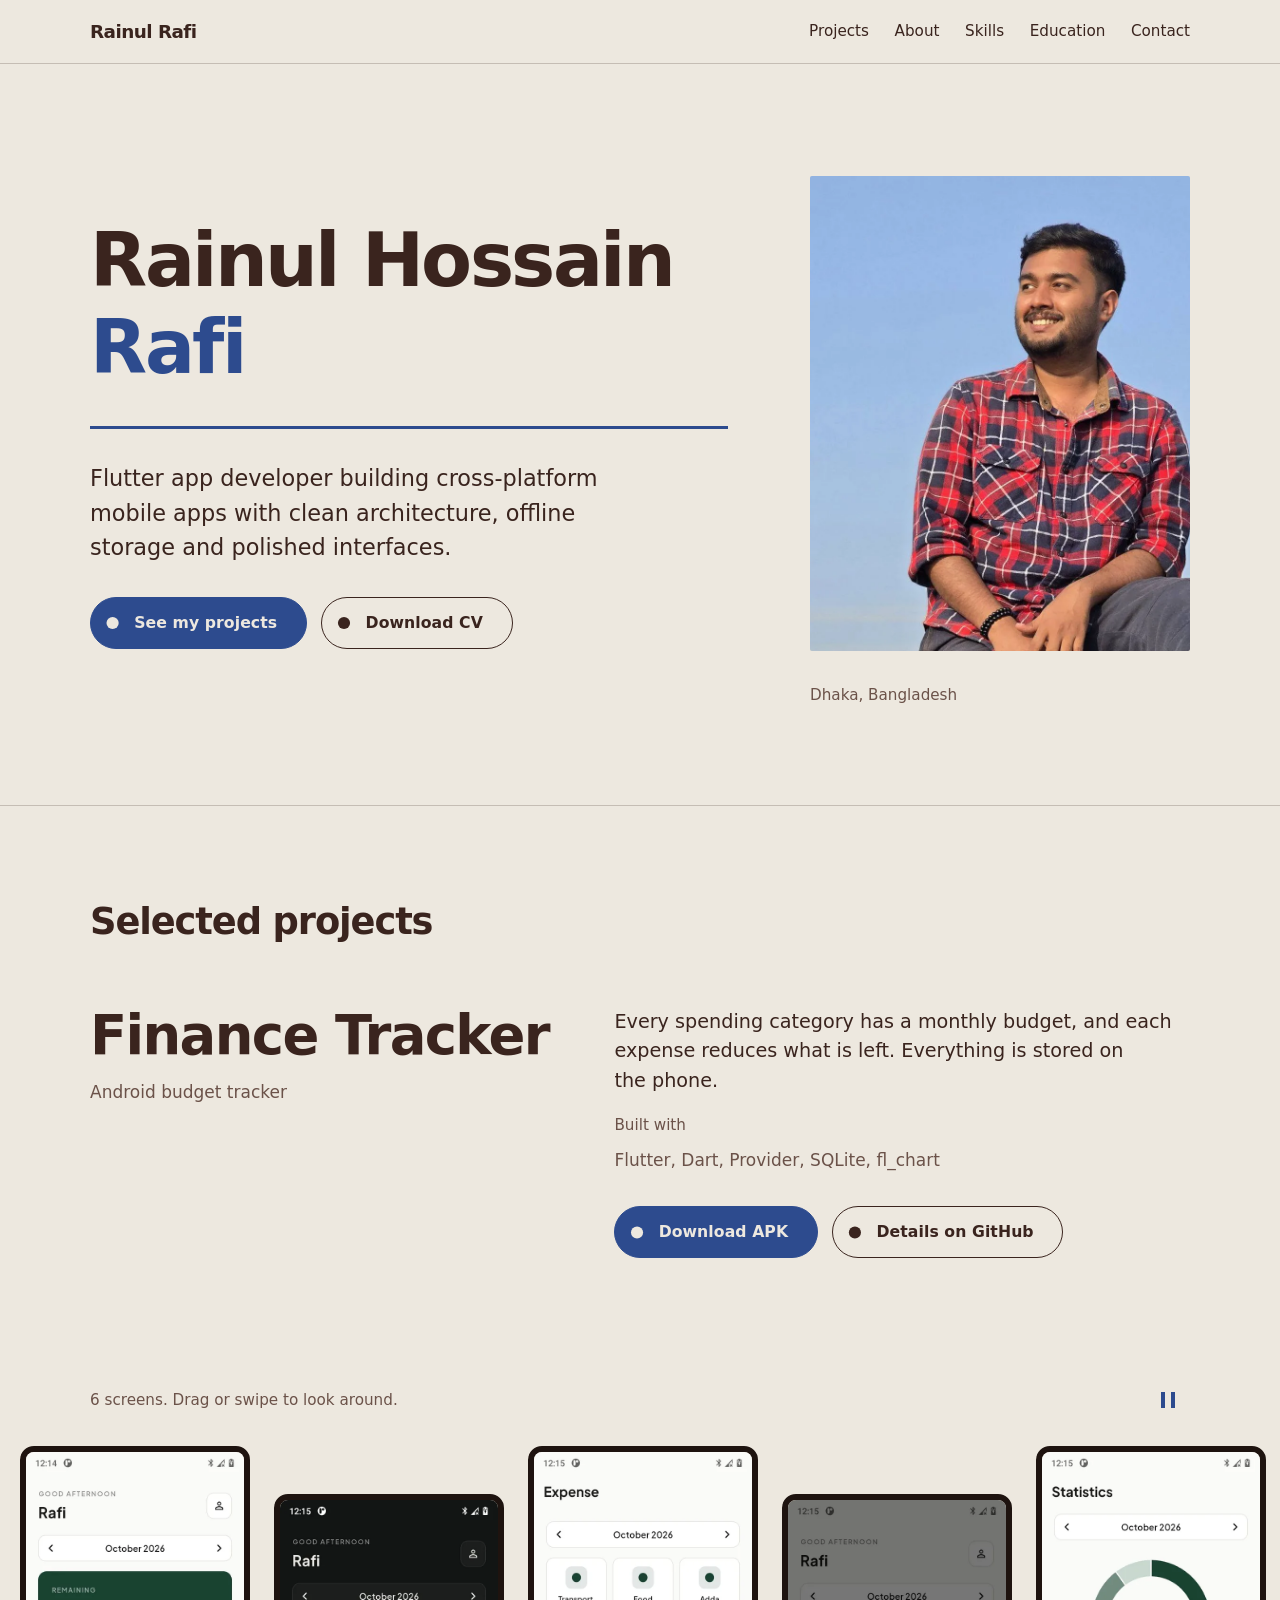
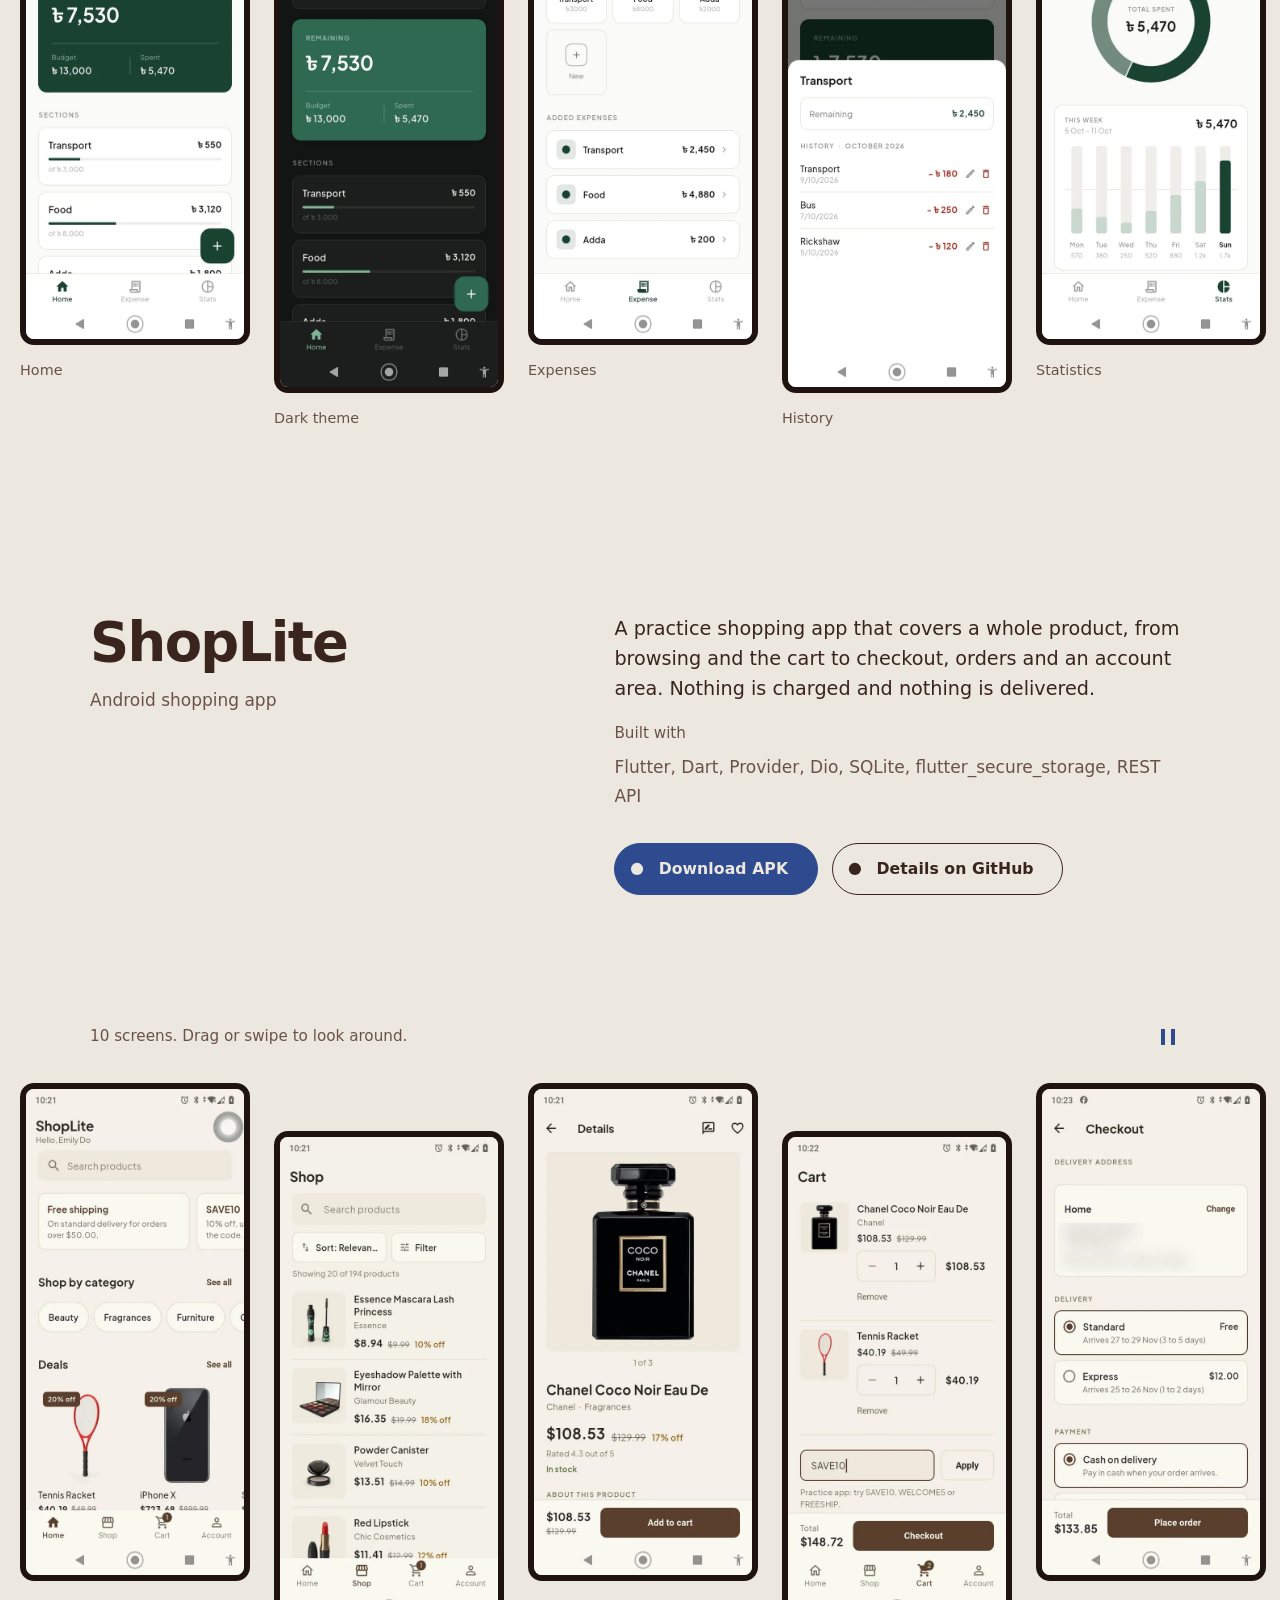
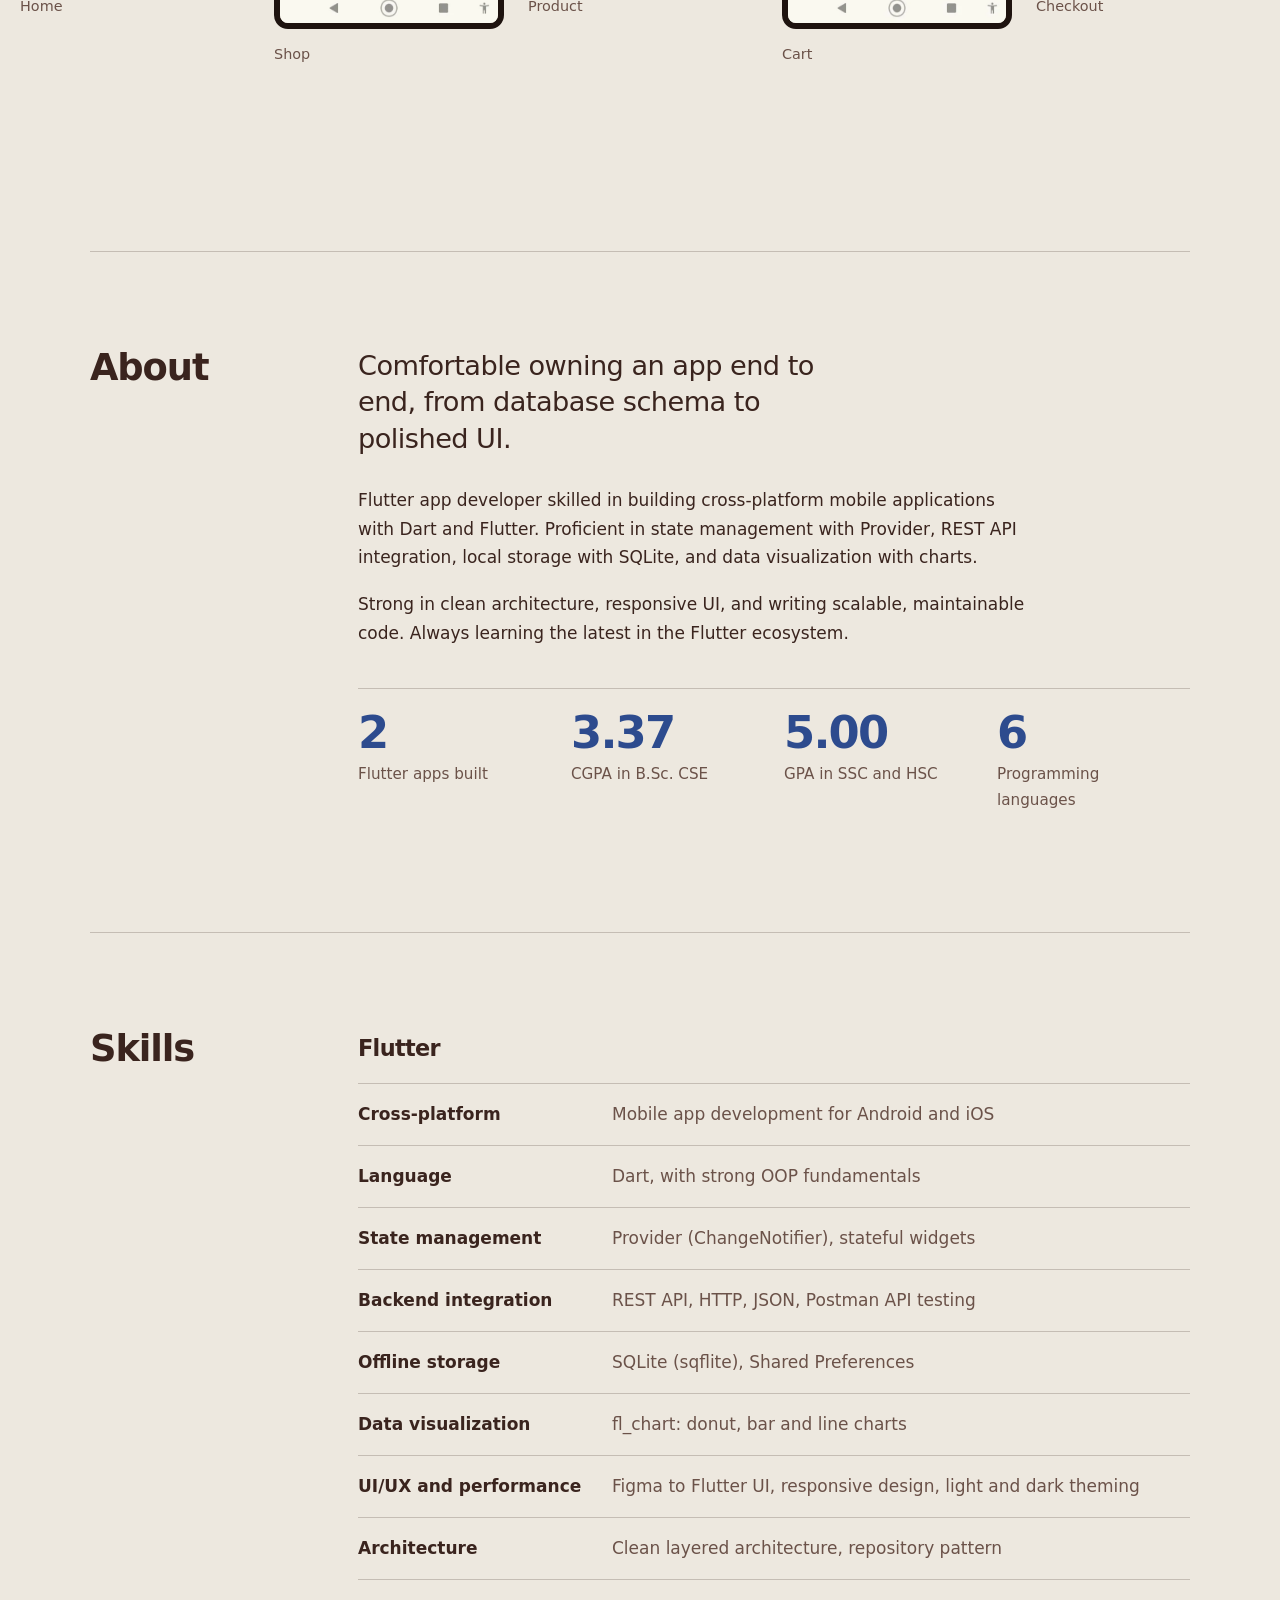
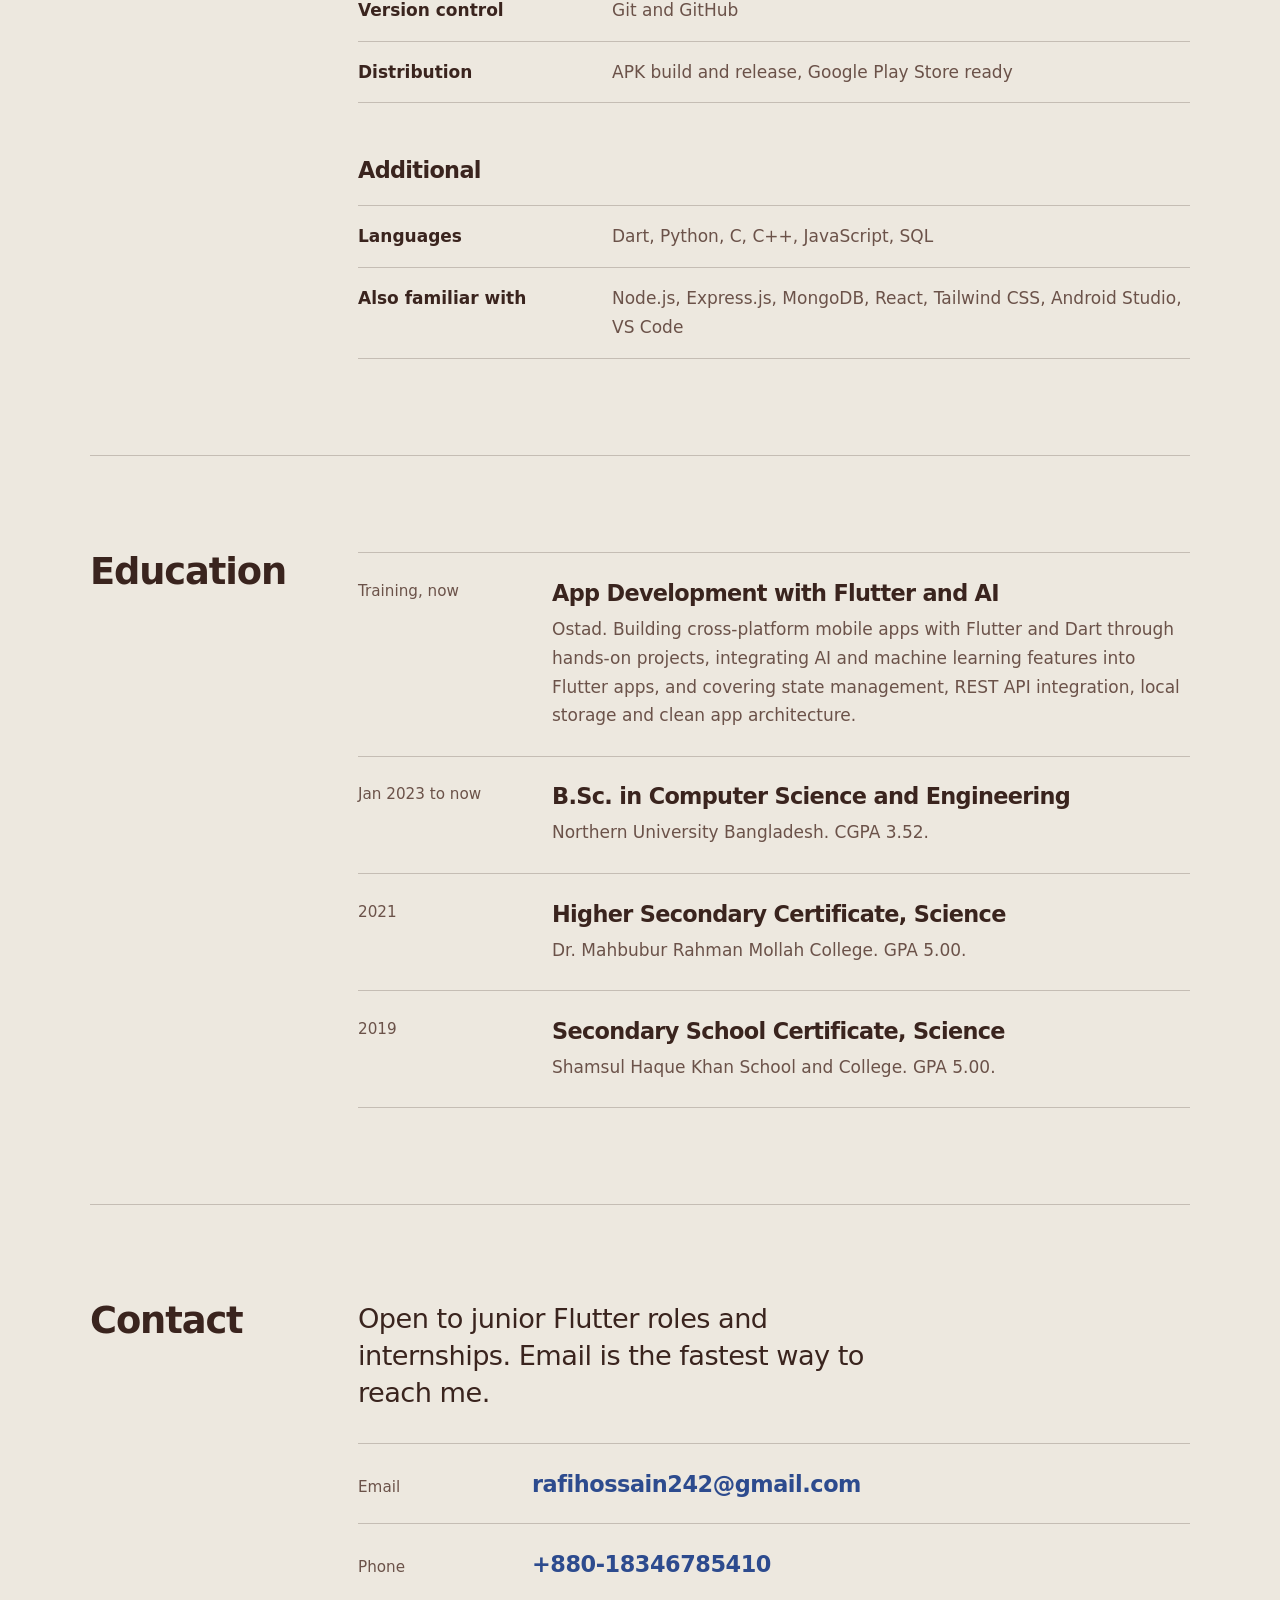
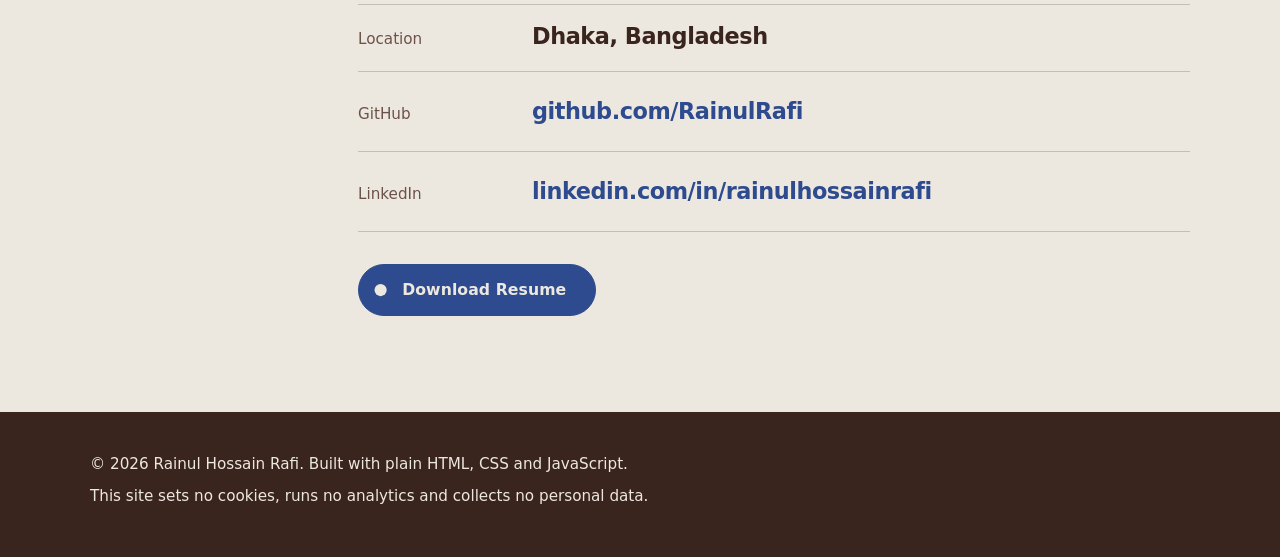
<file: index.html>
<!DOCTYPE html>
<html lang="en">
<head>
  <meta charset="UTF-8">
  <meta name="viewport" content="width=device-width, initial-scale=1.0, viewport-fit=cover">
  <meta http-equiv="Content-Security-Policy" content="default-src 'none'; script-src 'self'; style-src 'self' https://fonts.googleapis.com; font-src https://fonts.gstatic.com; img-src 'self'; base-uri 'none'; form-action 'none'; object-src 'none'">
  <meta name="referrer" content="no-referrer">
  <meta name="description" content="Rainul Hossain Rafi, Flutter app developer from Dhaka. Cross-platform mobile apps with clean architecture, offline storage and polished interfaces.">
  <title>Rainul Hossain Rafi, Flutter App Developer</title>

  <link rel="icon" href="favicon.svg" type="image/svg+xml">
  <link rel="preconnect" href="https://fonts.googleapis.com">
  <link rel="preconnect" href="https://fonts.gstatic.com" crossorigin>
  <link rel="stylesheet" href="https://fonts.googleapis.com/css2?family=Hanken+Grotesk:wght@400;500;600;700&family=Sora:wght@500;600;700&display=swap">
  <link rel="stylesheet" href="style.css">
  <script src="script.js" defer></script>
</head>
<body>

  <header class="site-header">
    <div class="wrap bar">
      <a class="brand" href="#top">Rainul Rafi</a>
      <nav aria-label="Main">
        <a href="#projects">Projects</a>
        <a href="#about">About</a>
        <a href="#skills">Skills</a>
        <a href="#education">Education</a>
        <a href="#contact">Contact</a>
      </nav>
      <a class="header-cv" href="assets/Rainul_Hossain_Rafi_Resume.pdf" download>Resume</a>
    </div>
  </header>

  <main id="top">

    <section class="hero wrap">
      <div class="hero-grid">
        <div class="hero-text">
          <h1 aria-label="Rainul Hossain Rafi">
            <span class="line"><span><span class="w d1"><span class="wi">Rainul</span></span> <span class="w d2"><span class="wi">Hossain</span></span></span></span>
            <span class="line"><span><em class="w d3"><span class="wi">Rafi</span></em></span></span>
          </h1>
          <div class="hero-rule" aria-hidden="true"></div>
          <div class="hero-body">
            <p class="hero-sub">Flutter app developer building cross-platform mobile apps with clean architecture, offline storage and polished interfaces.</p>
            <p class="hero-actions">
              <a class="btn btn-solid" href="#projects">See my projects</a>
              <a class="btn btn-outline" href="assets/Rainul_Hossain_Rafi_Resume.pdf" download>Download CV</a>
            </p>
          </div>
        </div>

        <figure class="portrait">
          <div class="portrait-frame">
            <img src="assets/images/rafi.webp" width="800" height="1000" alt="Portrait of Rainul Hossain Rafi, smiling and looking to the side">
          </div>
          <figcaption>Dhaka, Bangladesh</figcaption>
        </figure>
      </div>
    </section>

    <div class="ticker" aria-hidden="true">
      <div class="ticker-track"><div class="ticker-group"><span>Flutter</span><span>Dart</span><span>Provider</span><span>SQLite</span><span>REST API</span><span>fl_chart</span><span>Clean architecture</span><span>Responsive UI</span><span>Figma to Flutter</span><span>Git</span></div><div class="ticker-group"><span>Flutter</span><span>Dart</span><span>Provider</span><span>SQLite</span><span>REST API</span><span>fl_chart</span><span>Clean architecture</span><span>Responsive UI</span><span>Figma to Flutter</span><span>Git</span></div></div>
    </div>

    <section id="projects" class="projects">
      <div class="wrap section-head">
        <h2>Selected projects</h2>
      </div>

      <article class="project">
        <div class="wrap project-head">
          <div class="project-title">
            <h3>Finance Tracker</h3>
            <p class="stack">Android budget tracker</p>
          </div>
          <div class="project-info">
            <p class="summary">Every spending category has a monthly budget, and each expense reduces what is left. Everything is stored on the phone.</p>
            <p class="label">Built with</p>
            <ul class="built">
              <li>Flutter</li><li>Dart</li><li>Provider</li><li>SQLite</li><li>fl_chart</li>
            </ul>
            <p class="links">
              <a class="btn btn-solid" href="https://github.com/RainulRafi/finance-tracker/releases" target="_blank" rel="noopener noreferrer">Download APK</a>
              <a class="btn btn-outline" href="https://github.com/RainulRafi/finance-tracker" target="_blank" rel="noopener noreferrer">Details on GitHub</a>
            </p>
          </div>
        </div>

        <div class="band">
          <div class="gallery" role="region" aria-label="Finance Tracker screenshots" tabindex="0">
            <figure><img src="assets/images/finance-home.webp" width="540" height="1170" loading="lazy" alt="Home screen showing the remaining monthly budget and spending sections"><figcaption>Home</figcaption></figure>
            <figure><img src="assets/images/finance-home-dark.webp" width="540" height="1170" loading="lazy" alt="Home screen in dark theme"><figcaption>Dark theme</figcaption></figure>
            <figure><img src="assets/images/finance-expense.webp" width="540" height="1170" loading="lazy" alt="Expense screen with categories and added expenses"><figcaption>Expenses</figcaption></figure>
            <figure><img src="assets/images/finance-history.webp" width="540" height="1170" loading="lazy" alt="History sheet listing past expenses in the Transport category"><figcaption>History</figcaption></figure>
            <figure><img src="assets/images/finance-stats.webp" width="540" height="1170" loading="lazy" alt="Statistics screen with a donut chart and a weekly bar chart"><figcaption>Statistics</figcaption></figure>
            <figure><img src="assets/images/finance-warning.webp" width="540" height="1170" loading="lazy" alt="Dialog warning that a budget is running low"><figcaption>Budget warning</figcaption></figure>
          </div>
        </div>
      </article>

      <article class="project">
        <div class="wrap project-head">
          <div class="project-title">
            <h3>ShopLite</h3>
            <p class="stack">Android shopping app</p>
          </div>
          <div class="project-info">
            <p class="summary">A practice shopping app that covers a whole product, from browsing and the cart to checkout, orders and an account area. Nothing is charged and nothing is delivered.</p>
            <p class="label">Built with</p>
            <ul class="built">
              <li>Flutter</li><li>Dart</li><li>Provider</li><li>Dio</li><li>SQLite</li><li>flutter_secure_storage</li><li>REST API</li>
            </ul>
            <p class="links">
              <a class="btn btn-solid" href="https://github.com/RainulRafi/shoplite/releases/latest" target="_blank" rel="noopener noreferrer">Download APK</a>
              <a class="btn btn-outline" href="https://github.com/RainulRafi/shoplite" target="_blank" rel="noopener noreferrer">Details on GitHub</a>
            </p>
          </div>
        </div>

        <div class="band">
          <div class="gallery" role="region" aria-label="ShopLite screenshots" tabindex="0">
            <figure><img src="assets/images/shoplite-home.webp" width="540" height="1170" loading="lazy" alt="ShopLite home screen with search, categories and deals"><figcaption>Home</figcaption></figure>
            <figure><img src="assets/images/shoplite-shop.webp" width="540" height="1170" loading="lazy" alt="Shop screen with search, sort and filter"><figcaption>Shop</figcaption></figure>
            <figure><img src="assets/images/shoplite-details.webp" width="540" height="1170" loading="lazy" alt="Product details screen"><figcaption>Product</figcaption></figure>
            <figure><img src="assets/images/shoplite-cart.webp" width="540" height="1170" loading="lazy" alt="Cart screen with a coupon field"><figcaption>Cart</figcaption></figure>
            <figure><img src="assets/images/shoplite-checkout.webp" width="540" height="1170" loading="lazy" alt="Checkout screen with delivery and payment options"><figcaption>Checkout</figcaption></figure>
            <figure><img src="assets/images/shoplite-order.webp" width="540" height="1170" loading="lazy" alt="Order placed confirmation screen"><figcaption>Order placed</figcaption></figure>
            <figure><img src="assets/images/shoplite-account.webp" width="540" height="1170" loading="lazy" alt="Account screen with orders, addresses and wishlist"><figcaption>Account</figcaption></figure>
            <figure><img src="assets/images/shoplite-login.webp" width="540" height="1170" loading="lazy" alt="Sign in screen with a demo account"><figcaption>Sign in</figcaption></figure>
            <figure><img src="assets/images/shoplite-settings.webp" width="540" height="1170" loading="lazy" alt="Settings screen with light, dark and system themes"><figcaption>Settings</figcaption></figure>
            <figure><img src="assets/images/shoplite-dark.webp" width="540" height="1170" loading="lazy" alt="Home screen in the dark theme"><figcaption>Dark theme</figcaption></figure>
          </div>
        </div>
      </article>
    </section>

    <section id="about" class="section wrap">
      <h2>About</h2>
      <div class="content">
        <p class="lead">Comfortable owning an app end to end, from database schema to polished UI.</p>
        <p>Flutter app developer skilled in building cross-platform mobile applications with Dart and Flutter. Proficient in state management with Provider, REST API integration, local storage with SQLite, and data visualization with charts.</p>
        <p>Strong in clean architecture, responsive UI, and writing scalable, maintainable code. Always learning the latest in the Flutter ecosystem.</p>

        <dl class="facts">
          <div><dt>2</dt><dd>Flutter apps built</dd></div>
          <div><dt>3.37</dt><dd>CGPA in B.Sc. CSE</dd></div>
          <div><dt>5.00</dt><dd>GPA in SSC and HSC</dd></div>
          <div><dt>6</dt><dd>Programming languages</dd></div>
        </dl>
      </div>
    </section>

    <section id="skills" class="section wrap">
      <h2>Skills</h2>
      <div class="content">
        <h3 class="group">Flutter</h3>
        <dl class="skills">
          <div><dt>Cross-platform</dt><dd>Mobile app development for Android and iOS</dd></div>
          <div><dt>Language</dt><dd>Dart, with strong OOP fundamentals</dd></div>
          <div><dt>State management</dt><dd>Provider (ChangeNotifier), stateful widgets</dd></div>
          <div><dt>Backend integration</dt><dd>REST API, HTTP, JSON, Postman API testing</dd></div>
          <div><dt>Offline storage</dt><dd>SQLite (sqflite), Shared Preferences</dd></div>
          <div><dt>Data visualization</dt><dd>fl_chart: donut, bar and line charts</dd></div>
          <div><dt>UI/UX and performance</dt><dd>Figma to Flutter UI, responsive design, light and dark theming</dd></div>
          <div><dt>Architecture</dt><dd>Clean layered architecture, repository pattern</dd></div>
          <div><dt>Version control</dt><dd>Git and GitHub</dd></div>
          <div><dt>Distribution</dt><dd>APK build and release, Google Play Store ready</dd></div>
        </dl>

        <h3 class="group">Additional</h3>
        <dl class="skills">
          <div><dt>Languages</dt><dd>Dart, Python, C, C++, JavaScript, SQL</dd></div>
          <div><dt>Also familiar with</dt><dd>Node.js, Express.js, MongoDB, React, Tailwind CSS, Android Studio, VS Code</dd></div>
        </dl>
      </div>
    </section>

    <section id="education" class="section wrap">
      <h2>Education</h2>
      <div class="content">
        <ul class="timeline">
          <li>
            <span class="label">Training, now</span>
            <div>
              <h3>App Development with Flutter and AI</h3>
              <p>Ostad. Building cross-platform mobile apps with Flutter and Dart through hands-on projects, integrating AI and machine learning features into Flutter apps, and covering state management, REST API integration, local storage and clean app architecture.</p>
            </div>
          </li>
          <li>
            <span class="label">Jan 2023 to now</span>
            <div>
              <h3>B.Sc. in Computer Science and Engineering</h3>
              <p>Northern University Bangladesh. CGPA 3.52.</p>
            </div>
          </li>
          <li>
            <span class="label">2021</span>
            <div>
              <h3>Higher Secondary Certificate, Science</h3>
              <p>Dr. Mahbubur Rahman Mollah College. GPA 5.00.</p>
            </div>
          </li>
          <li>
            <span class="label">2019</span>
            <div>
              <h3>Secondary School Certificate, Science</h3>
              <p>Shamsul Haque Khan School and College. GPA 5.00.</p>
            </div>
          </li>
        </ul>
      </div>
    </section>

    <section id="contact" class="section wrap">
      <h2>Contact</h2>
      <div class="content">
        <p class="lead">Open to junior Flutter roles and internships. Email is the fastest way to reach me.</p>
        <ul class="contact-list">
          <li><span class="label">Email</span><a href="#contact" data-email data-email-text>Show email</a></li>
          <li><span class="label">Phone</span><a href="#contact" data-phone>Show phone</a></li>
          <li><span class="label">Location</span><span class="value">Dhaka, Bangladesh</span></li>
          <li><span class="label">GitHub</span><a href="https://github.com/RainulRafi" target="_blank" rel="noopener noreferrer">github.com/RainulRafi</a></li>
          <li><span class="label">LinkedIn</span><a href="https://linkedin.com/in/rainulhossainrafi" target="_blank" rel="noopener noreferrer">linkedin.com/in/rainulhossainrafi</a></li>
        </ul>
        <p class="contact-cta">
          <a class="btn btn-solid" href="assets/Rainul_Hossain_Rafi_Resume.pdf" download>Download Resume</a>
        </p>
      </div>
    </section>

  </main>

  <footer class="site-footer">
    <div class="wrap">
      <p>&copy; <span data-year>2026</span> Rainul Hossain Rafi. Built with plain HTML, CSS and JavaScript.</p>
      <p>This site sets no cookies, runs no analytics and collects no personal data.</p>
    </div>
  </footer>

  <nav class="tabbar" aria-label="Sections">
    <a href="#top" data-tab="top">Home</a>
    <a href="#projects" data-tab="projects">Work</a>
    <a href="#about" data-tab="about">About</a>
    <a href="#skills" data-tab="skills">Skills</a>
    <a href="#contact" data-tab="contact">Contact</a>
  </nav>

</body>
</html>
</file>
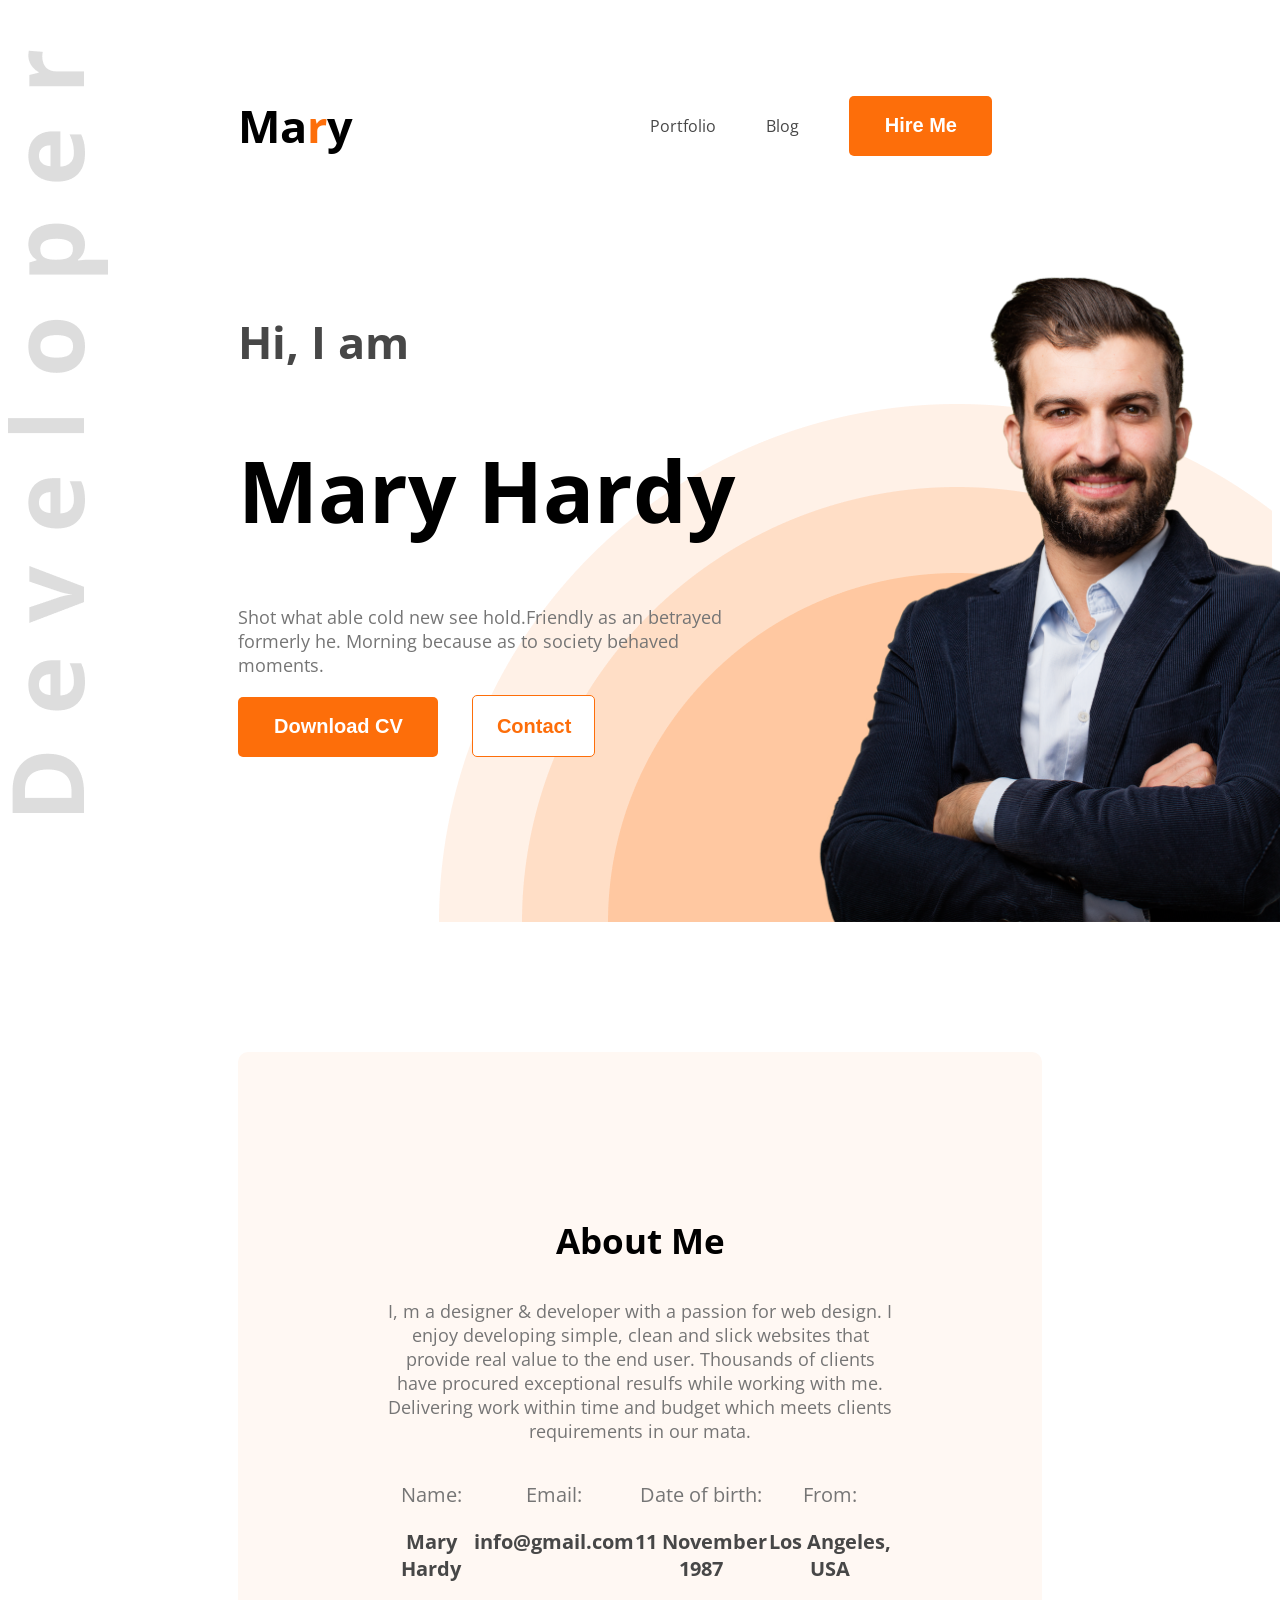
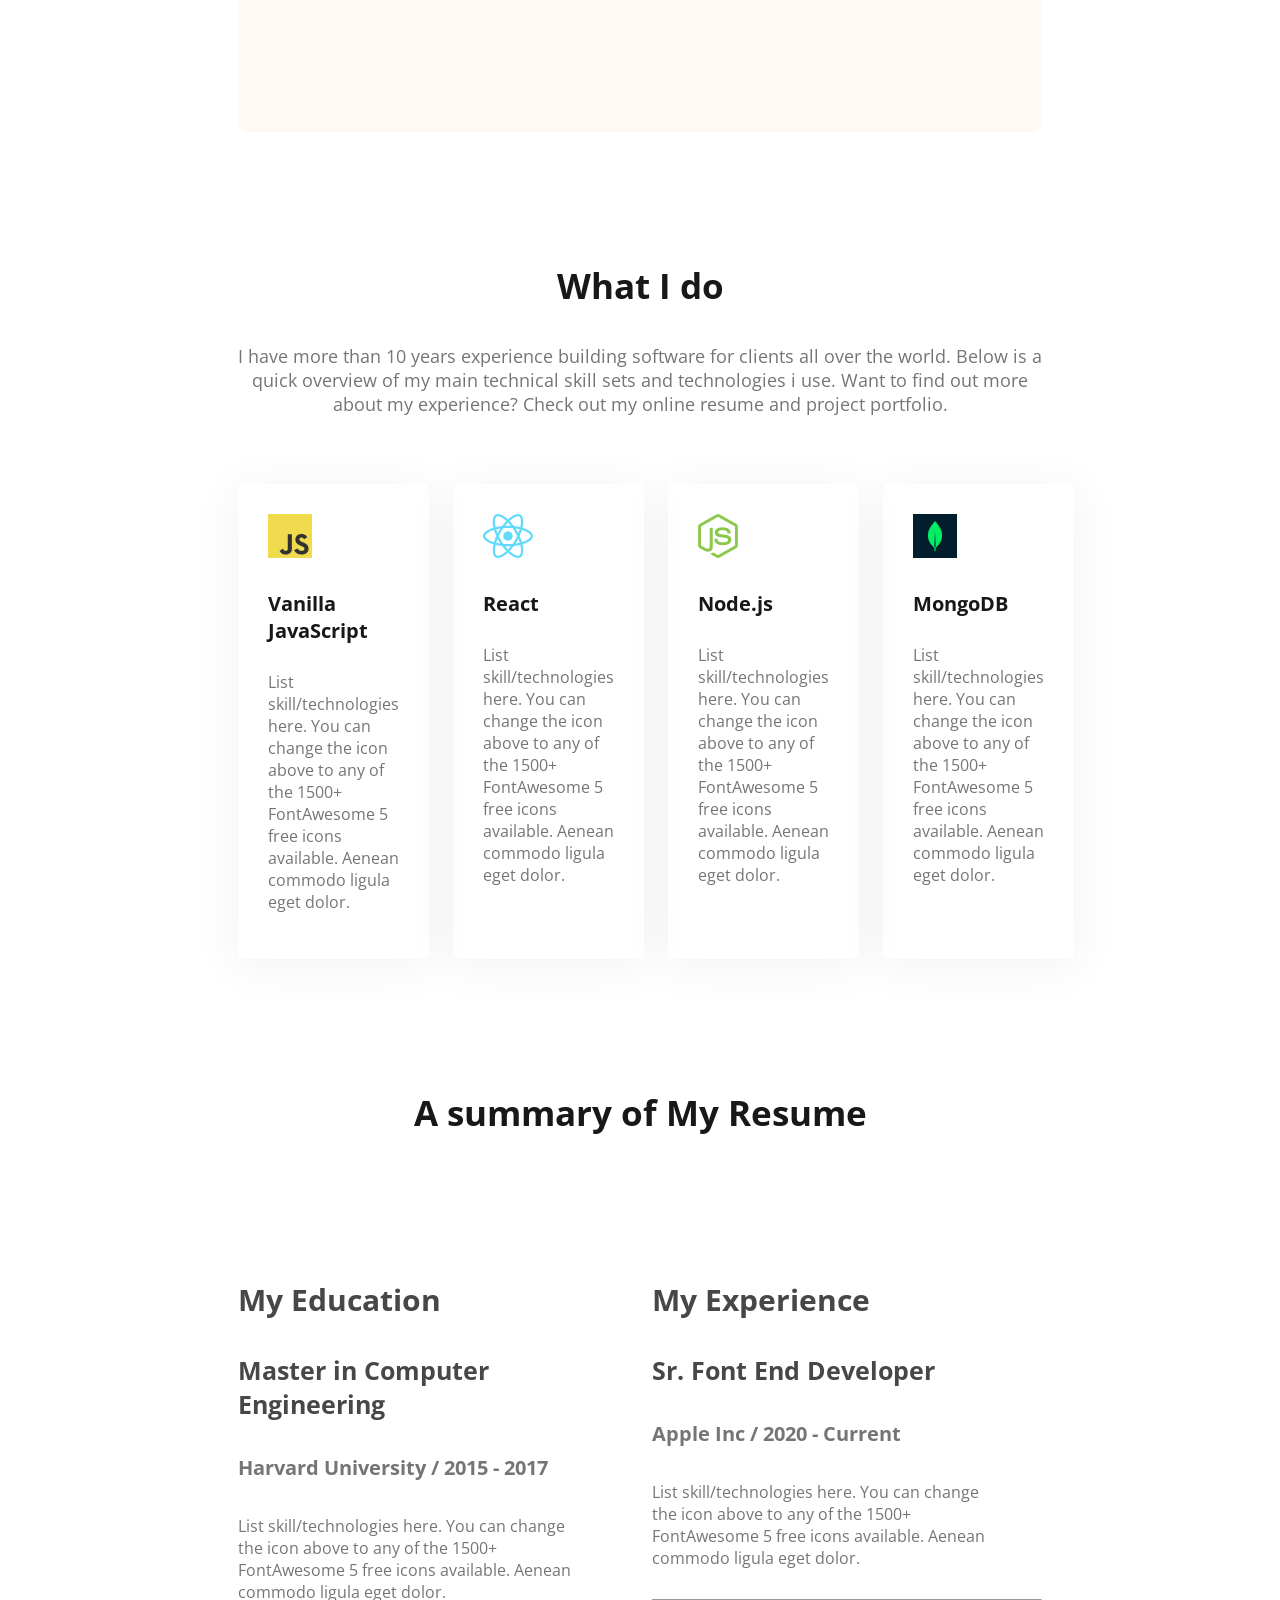
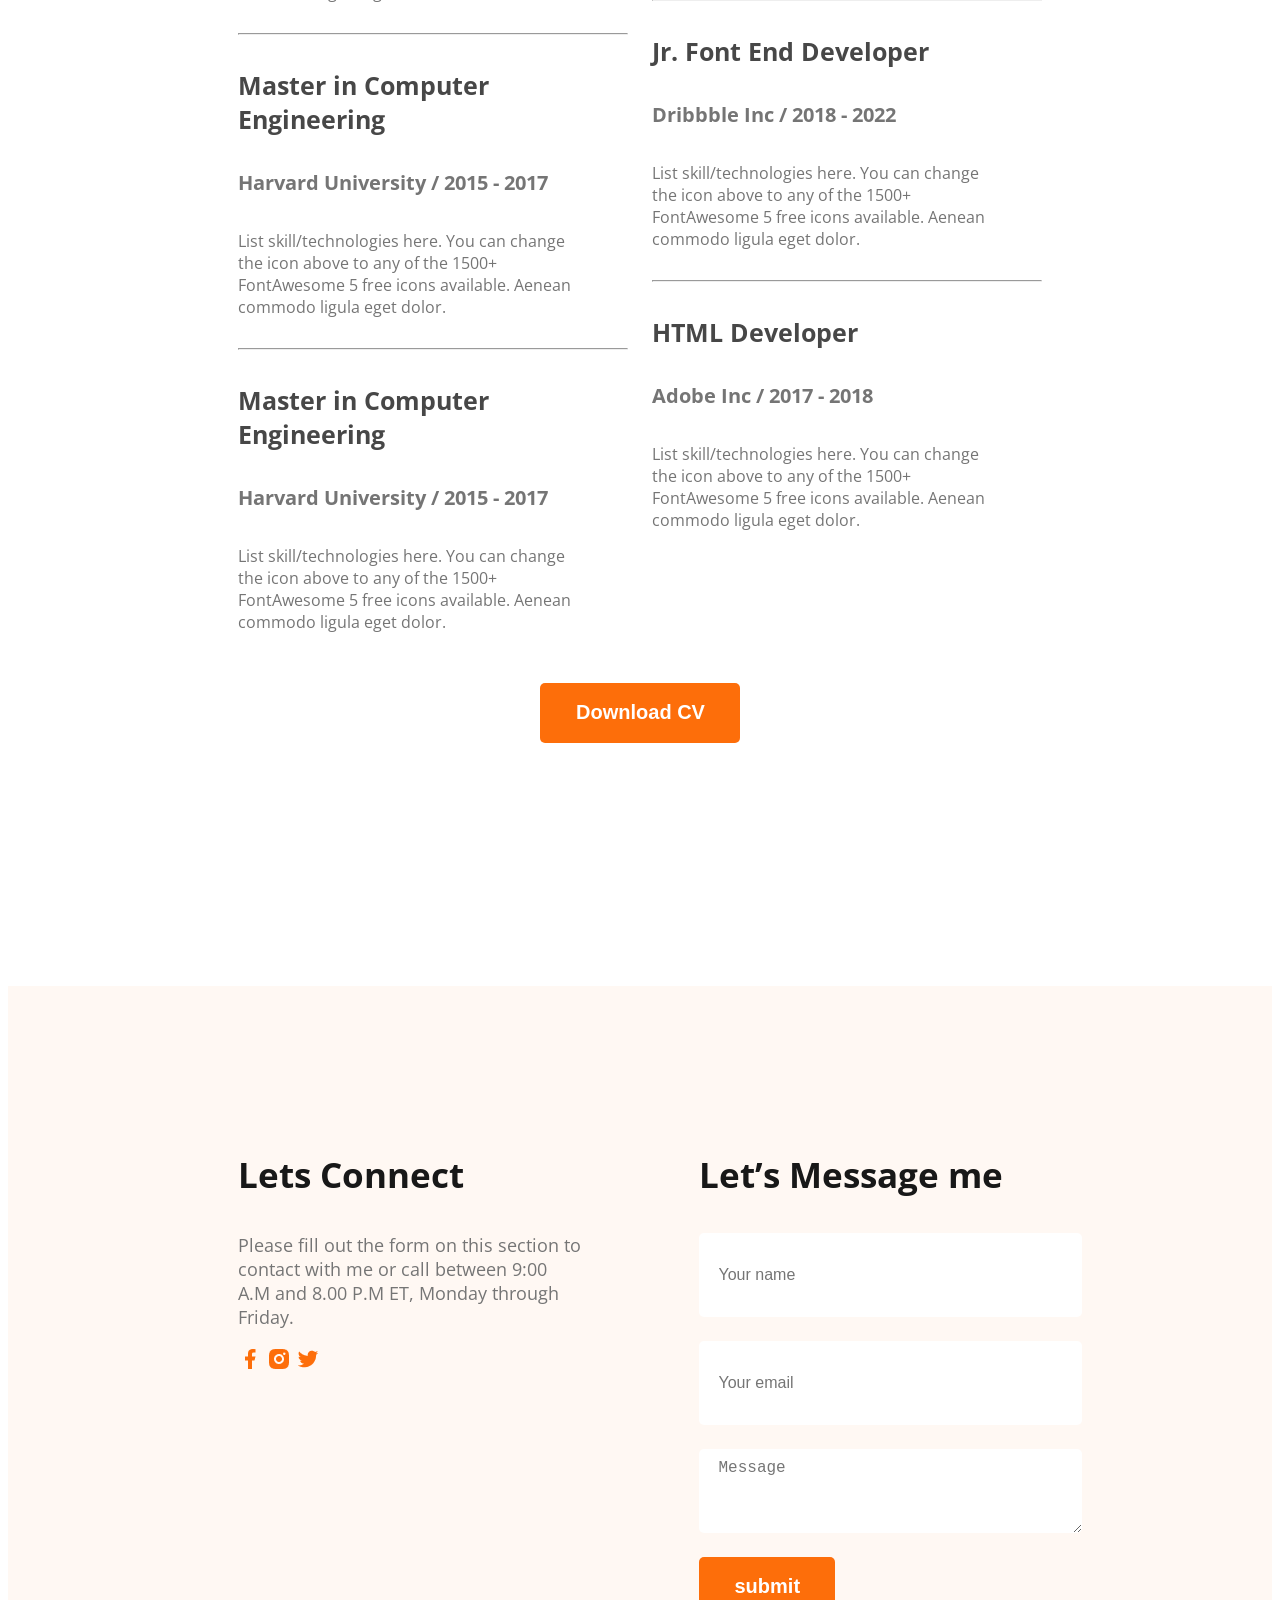
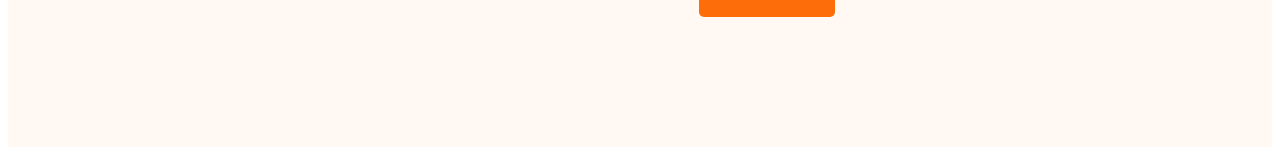
<file: portfolio/index.html>
<!DOCTYPE html>
<html lang="en">

<head>
    <meta charset="UTF-8">
    <meta name="viewport" content="width=device-width, initial-scale=1.0">
    <title>Web Developer Portfolio</title>
    <link rel="preconnect" href="https://fonts.googleapis.com">
    <link rel="preconnect" href="https://fonts.gstatic.com" crossorigin>
    <link href="https://fonts.googleapis.com/css2?family=Open+Sans:ital,wght@0,300..800;1,300..800&display=swap"
        rel="stylesheet">
    <link rel="stylesheet" href="style/style.css">
</head>

<body class="open-sans-normal">
    <header class="header">
        <nav>
            <h3 class="nav_title">Ma<span class="nav_title_span">r</span>y</h3>
            <ul class="list">
                <li><a class="dark2" href="">Portfolio</a></li>
                <li><a class="dark2" href="">Blog</a></li>
                <li><a class="dark2" href=""><button class="button">Hire Me</button></a></li>
            </ul>
        </nav>
        <div class="banner">
            <div class="banner_content">
                <h4 class="banner_greeting dark2">Hi, I am</h4>
                <h1 class="banner_name">Mary Hardy</h1>
                <p class="banner_description"">
                    Shot what able cold new see hold.Friendly as an betrayed formerly he. Morning because as to society
                    behaved moments.
                </p>
                <button class=" button">Download CV</button>
                    <button class="button_contact">Contact</button>
            </div>
            <img class="banner_img" src="images/hardy.png" alt="hardy">
        </div>
    </header>
    <main>
        <section class="about_section">
            <h3 class="Section_title">
                About Me
            </h3>
            <p class="section_description">
                I, m a designer & developer with a passion for web design. I enjoy developing simple, clean and slick
                websites that provide real value to the end user. Thousands of clients have procured exceptional resulfs
                while working with me. Delivering work within time and budget which meets clients requirements in our
                mata.
            </p>
            <div class="about_item">
                <div class="item_info">
                    <p class="item_title dark3">Name:</p>
                    <p class="item_description dark2">Mary Hardy </p>
                </div>
                <div class="item_info">
                    <p class="item_title dark3">Email:</p>
                    <p class="item_description dark2">info@gmail.com</p>
                </div>
                <div class="item_info">
                    <p class="item_title dark3">Date of birth:</p>
                    <p class="item_description dark2">11 November 1987</p>
                </div>
                <div class="item_info">
                    <p class="item_title dark3">From:</p>
                    <p class="item_description dark2">Los Angeles, USA</p>
                </div>
            </div>
        </section>
        <section class="skill_section">
            <h3 class="skill_section_title dark1">What I do</h3>
            <p class="skill_section_description dark3">I have more than 10 years experience building software for
                clients all
                over the world. Below is a quick overview of my main technical skill sets and technologies i use. Want
                to find out more about my experience? Check out my online resume and project portfolio.</p>
            <div class="card">
                <div class="card_item">
                    <img src="images/icons/js.png" alt="javascrip">
                    <h4 class="card_title dark1">Vanilla JavaScript</h4>
                    <p class="card_description dark3">List skill/technologies here. You can change the icon above to any
                        of
                        the 1500+ FontAwesome 5 free icons available. Aenean commodo ligula eget dolor.</p>
                </div>
                <div class="card_item">
                    <img src="images/icons/react.png" alt="react">
                    <h4 class="card_title dark1">React</h4>
                    <p class="card_description dark3">List skill/technologies here. You can change the icon above to any
                        of
                        the 1500+ FontAwesome 5 free icons available. Aenean commodo ligula eget dolor.</p>
                </div>
                <div class="card_item">
                    <img src="images/icons/nodejs.png" alt="nodejs">
                    <h4 class="card_title dark1">Node.js</h4>
                    <p class="card_description dark3">List skill/technologies here. You can change the icon above to any
                        of
                        the 1500+ FontAwesome 5 free icons available. Aenean commodo ligula eget dolor.</p>
                </div>
                <div class="card_item">
                    <img src="images/icons/mongo.png" alt="mongodb">
                    <h4 class="card_title dark1">MongoDB</h4>
                    <p class="card_description dark3">List skill/technologies here. You can change the icon above to any
                        of
                        the 1500+ FontAwesome 5 free icons available. Aenean commodo ligula eget dolor.</p>
                </div>
            </div>
        </section>
        <section class="resume">
            <h3 class="resume_title dark1">A summary of My Resume</h3>
            <div class="resume_container">
                <div class="resume-column">
                    <h3 class="resume-column-title dark2">My Education</h3>
                    <div class="experience">
                        <h4 class="experience-title">Master in Computer Engineering</h4>
                        <h5 class="experience-sub-title">Harvard University / 2015 - 2017</h5>
                        <div class="experience-description">List skill/technologies here. You can change the icon above
                            to any of the 1500+ FontAwesome 5 free icons available. Aenean commodo ligula eget dolor.
                        </div>
                    </div>
                    <hr>
                    <div class="experience">
                        <h4 class="experience-title">Master in Computer Engineering</h4>
                        <h5 class="experience-sub-title">Harvard University / 2015 - 2017</h5>
                        <div class="experience-description">List skill/technologies here. You can change the icon above
                            to any of the 1500+ FontAwesome 5 free icons available. Aenean commodo ligula eget dolor.
                        </div>
                    </div>
                    <hr>
                    <div class="experience">
                        <h4 class="experience-title">Master in Computer Engineering</h4>
                        <h5 class="experience-sub-title">Harvard University / 2015 - 2017</h5>
                        <div class="experience-description">List skill/technologies here. You can change the icon above
                            to any of the 1500+ FontAwesome 5 free icons available. Aenean commodo ligula eget dolor.
                        </div>
                    </div>
                </div>
                <div class="resume-column">
                    <h3 class="resume-column-title dark2">My Experience</h3>
                    <div class="experience">
                        <h4 class="experience-title">Sr. Font End Developer</h4>
                        <h5 class="experience-sub-title">Apple Inc / 2020 - Current</h5>
                        <div class="experience-description">List skill/technologies here. You can change the icon above
                            to any of the 1500+ FontAwesome 5 free icons available. Aenean commodo ligula eget dolor.
                        </div>
                    </div>
                    <hr>
                    <div class="experience">
                        <h4 class="experience-title">Jr. Font End Developer</h4>
                        <h5 class="experience-sub-title">Dribbble Inc / 2018 - 2022</h5>
                        <div class="experience-description">List skill/technologies here. You can change the icon above
                            to any of the 1500+ FontAwesome 5 free icons available. Aenean commodo ligula eget dolor.
                        </div>
                    </div>
                    <hr>
                    <div class="experience">
                        <h4 class="experience-title">HTML Developer</h4>
                        <h5 class="experience-sub-title">Adobe Inc / 2017 - 2018</h5>
                        <div class="experience-description">List skill/technologies here. You can change the icon above
                            to any of the 1500+ FontAwesome 5 free icons available. Aenean commodo ligula eget dolor.
                        </div>
                    </div>
                </div>
            </div>
            <div class="Cv_button">
                <button class=" button">Download CV</button>
            </div>
        </section>
    </main>
    <footer style="background-color: #FFF8F3;">
        <div class="footer_column">
            <h3 class="section_tile">Lets Connect</h3>
            <div class="section_description">
                <p>
                    Please fill out the form on this section to contact with me or call between 9:00 A.M and 8.00 P.M
                    ET, Monday through Friday.
                </p>
                <div>
                    <a href=""><img src="images/icons/facebook.png" alt="facebook"></a>
                    <a href=""><img src="images/icons/insta.png" alt="instagram"></a>
                    <a href=""><img src="images/icons/twitter.png" alt="twitter"></a>
                </div>
            </div>
        </div>
        <div class="footer_column">
            <h3 class="section_tile">Let’s Message me</h3>
            <form action="">
                <input type="text" name="" id="" placeholder="Your name">
                <input type="text" name="" id="" placeholder="Your email">
                <textarea name="" id="" cols="30" rows="10" placeholder="Message"></textarea>
                <input class="button" type="submit" value="submit">
            </form>
        </div>
    </footer>
</body>

</html>
</file>
<file: style.css>
:root {
  --plaster: #EDE8DF;
  --plaster-deep: #E2DBCD;
  --mahogany: #3A241E;
  --ink: #1E130F;
  --muted: #6B5249;
  --accent: #2D4B8E;
  --line: rgba(58, 36, 30, 0.22);

  --serif: "Sora", system-ui, sans-serif;
  --sans: "Hanken Grotesk", system-ui, sans-serif;

  --radius: 2px;
  --wrap: 1100px;
}

*, *::before, *::after { box-sizing: border-box; }

html {
  scroll-behavior: smooth;
  scroll-padding-top: 4.5rem;
  -webkit-text-size-adjust: 100%;
}

body {
  margin: 0;
  background: var(--plaster);
  color: var(--mahogany);
  font-family: var(--sans);
  font-size: 1.0625rem;
  line-height: 1.7;
  -webkit-font-smoothing: antialiased;
  text-rendering: optimizeLegibility;
}

h1, h2, h3 {
  font-family: var(--serif);
  font-weight: 700;
  letter-spacing: -0.03em;
  margin: 0;
  text-wrap: balance;
}
p { margin: 0 0 1.1rem; max-width: 62ch; text-wrap: pretty; }
img { display: block; max-width: 100%; height: auto; }
figure { margin: 0; }

/* Links: no underline, colour and weight carry the meaning */
a { color: var(--accent); font-weight: 600; text-decoration: none; }
@media (hover: hover) {
  a:hover { color: var(--mahogany); }
}

:focus-visible { outline: 3px solid var(--accent); outline-offset: 3px; }

.wrap { width: min(100% - 2.5rem, var(--wrap)); margin-inline: auto; }

/* Header */
.site-header {
  position: sticky; top: 0; z-index: 10;
  background: var(--plaster);
  border-bottom: 1px solid var(--line);
}
.bar { display: flex; justify-content: space-between; align-items: center; padding-block: 0.6rem; }
.brand { display: inline-flex; align-items: center; min-height: 44px; font-family: var(--serif); font-weight: 700; font-size: 1.15rem; color: var(--mahogany); letter-spacing: -0.03em; }
.site-header nav { display: flex; gap: 1.6rem; }
.site-header nav a {
  display: inline-flex; align-items: center; min-height: 44px;
  color: var(--mahogany); font-weight: 500; font-size: 0.95rem;
}
@media (hover: hover) {
  .site-header nav a:hover { color: var(--accent); }
}

/* Buttons: a pill with a small dot. On hover or tap the dot grows until it fills the
   whole pill and the label changes colour. */
.btn {
  position: relative; isolation: isolate; overflow: hidden;
  display: inline-flex; align-items: center; justify-content: flex-start;
  min-height: 52px; padding: 0 1.8rem 0 2.7rem;
  border: 1.5px solid transparent; border-radius: 999px;
  font-weight: 600; font-size: 0.98rem; letter-spacing: 0.005em; text-align: left;
  transition: color 0.25s ease 0.1s, transform 0.15s ease;
}
.btn::before {
  content: ""; position: absolute; inset: 0; z-index: -1;
  clip-path: circle(0.38rem at 1.35rem 50%);
  transition: clip-path 0.6s cubic-bezier(0.2, 0.7, 0.1, 1);
}
.btn-solid { background: var(--accent); border-color: var(--accent); color: var(--plaster); }
.btn-solid::before { background: var(--plaster); }
.btn-outline { background: transparent; border-color: var(--mahogany); color: var(--mahogany); }
.btn-outline::before { background: var(--mahogany); }
.btn:active { transform: scale(0.97); }
.btn:focus-visible::before { clip-path: circle(150% at 1.35rem 50%); }
.btn-solid:focus-visible { color: var(--accent); }
.btn-outline:focus-visible { color: var(--plaster); }
@media (hover: hover) {
  .btn:hover::before { clip-path: circle(150% at 1.35rem 50%); }
  .btn-solid:hover { color: var(--accent); }
  .btn-outline:hover { color: var(--plaster); }
}

/* Hero */
.hero { padding-block: clamp(3rem, 9vw, 7rem) clamp(3rem, 8vw, 6rem); }
.hero-grid { display: grid; grid-template-columns: 1fr; gap: 3.5rem; align-items: center; }
.hero h1 {
  font-size: clamp(2rem, 10vw, 4.5rem);
  line-height: 1.04;
  letter-spacing: -0.035em;
}
.hero h1 em { font-style: normal; color: var(--accent); }
.line { display: block; overflow: hidden; padding: 0.04em 0.06em 0.1em 0; }
.line > span {
  display: block;
  transform: translateY(110%);
  animation: rise 0.9s cubic-bezier(0.2, 0.7, 0.1, 1) forwards;
}
.line:nth-child(2) > span { animation-delay: 0.12s; }

.hero-rule {
  height: 3px; margin-block: 2rem;
  background: var(--accent);
  transform: scaleX(0); transform-origin: left;
  animation: draw 1s 0.6s cubic-bezier(0.6, 0, 0.2, 1) forwards;
}
.hero-body { opacity: 0; animation: fade 0.6s 1.1s ease forwards; }
.hero-sub {
  font-size: clamp(1.15rem, 2.2vw, 1.4rem);
  line-height: 1.55;
  max-width: 38ch;
}
.hero-actions { display: flex; align-items: center; gap: 0.9rem; flex-wrap: wrap; margin-top: 2rem; }

/* Portrait: flat accent block behind the photo */
.portrait { width: min(100%, 380px); margin-inline: 0 auto; }
.portrait img {
  width: 100%; aspect-ratio: 4 / 5; object-fit: cover; object-position: center top;
  border-radius: var(--radius);
  background: var(--plaster-deep);
  clip-path: inset(100% 0 0 0);
  animation: reveal 1.1s 0.35s cubic-bezier(0.6, 0, 0.2, 1) forwards;
}
.portrait figcaption { margin-top: 2rem; color: var(--muted); font-weight: 500; font-size: 0.95rem; }

@media (min-width: 900px) {
  .hero-grid { grid-template-columns: minmax(0, 1.6fr) minmax(0, 1fr); gap: 4rem; }
  .hero h1 { font-size: clamp(2.6rem, 5.8vw, 4.75rem); }
  .portrait { margin-inline: auto 0; }
}

@keyframes rise { to { transform: translateY(0); } }
@keyframes draw { to { transform: scaleX(1); } }
@keyframes fade { to { opacity: 1; } }
@keyframes reveal { to { clip-path: inset(0 0 0 0); } }

/* Generic sections */
.section {
  display: grid;
  grid-template-columns: 1fr;
  gap: 1.5rem;
  padding-block: clamp(3.5rem, 8vw, 6rem);
  border-top: 1px solid var(--line);
}
h2 { font-size: clamp(1.8rem, 3vw, 2.3rem); line-height: 1.1; }
.content { min-width: 0; }
.lead {
  font-family: var(--serif);
  font-weight: 500;
  font-size: clamp(1.3rem, 2.3vw, 1.7rem);
  line-height: 1.35;
  letter-spacing: -0.02em;
  margin-bottom: 1.75rem;
  max-width: 30ch;
}
.label { color: var(--muted); font-weight: 500; font-size: 0.95rem; }

@media (min-width: 860px) {
  .section { grid-template-columns: 220px minmax(0, 1fr); gap: 3rem; }
  .section > h2 { position: sticky; top: 6rem; align-self: start; }
}

/* Projects */
.projects { border-top: 1px solid var(--line); padding-top: clamp(3.5rem, 8vw, 6rem); }
.section-head { margin-bottom: clamp(2.5rem, 6vw, 4rem); }

.project { margin-bottom: clamp(4rem, 9vw, 7rem); }
.project-head { display: grid; grid-template-columns: 1fr; gap: 1.5rem; margin-bottom: clamp(2rem, 5vw, 3.5rem); }
.project h3 { font-size: clamp(2.1rem, 5vw, 3.4rem); line-height: 1.05; }
.stack { color: var(--muted); font-weight: 500; margin: 0.9rem 0 0; }
.summary { font-size: 1.2rem; line-height: 1.55; }
.project-info ul { padding-left: 1.2rem; margin: 0 0 1.75rem; max-width: 62ch; }
.project-info li { margin-bottom: 0.6rem; padding-left: 0.3rem; }
.project-info li::marker { color: var(--accent); }
.project-info .label { margin: 0 0 0.4rem; }
.project-info .built { list-style: none; padding: 0; margin: 0 0 2rem; max-width: 62ch; color: var(--muted); font-weight: 500; }
.project-info .built li { display: inline; margin: 0; padding: 0; }
.project-info .built li:not(:last-child)::after { content: ", "; }
.links { display: flex; gap: 0.9rem; flex-wrap: wrap; margin: 0; }

@media (min-width: 900px) {
  .project-head { grid-template-columns: minmax(0, 1fr) minmax(0, 1.25fr); gap: 4rem; }
  .project-title { position: sticky; top: 6rem; align-self: start; }
}

/* Full-width screenshot band with the auto-sliding carousel */
.band { padding-block: clamp(2.5rem, 6vw, 4rem); overflow: hidden; }

.carousel-bar {
  display: flex; align-items: center; justify-content: space-between; gap: 1rem;
  width: min(100% - 2.5rem, var(--wrap)); margin: 0 auto 1.5rem;
}
.carousel-bar p { margin: 0; font-size: 0.95rem; color: var(--muted); }
.pause {
  position: relative; flex: none; width: 44px; height: 44px; padding: 0;
  color: var(--accent); background: transparent; border: 0; cursor: pointer;
}
.pause::before, .pause::after {
  content: ""; position: absolute; top: 50%; left: 50%;
  width: 4px; height: 16px; background: currentColor;
}
.pause::before { transform: translate(-7px, -50%); }
.pause::after { transform: translate(3px, -50%); }
.pause.is-paused::before {
  width: 16px; height: 18px; transform: translate(-6px, -50%);
  clip-path: polygon(0 0, 100% 50%, 0 100%);
  animation: pop 0.3s cubic-bezier(0.2, 0.7, 0.1, 1);
}
.pause.is-paused::after { display: none; }
@keyframes pop { from { opacity: 0; scale: 0.4; } to { opacity: 1; scale: 1; } }
@media (hover: hover) {
  .pause:hover { color: var(--mahogany); }
}

.gallery {
  position: relative;
  display: flex; gap: 1.5rem; align-items: flex-start;
  overflow-x: auto; padding-inline: 1.25rem; padding-bottom: 0.5rem;
  overscroll-behavior-x: contain;
  scrollbar-width: thin;
  scrollbar-color: var(--accent) transparent;
}
.gallery.is-looping { scrollbar-width: none; cursor: grab; }
.gallery.is-looping::-webkit-scrollbar { display: none; }
.gallery.is-dragging { cursor: grabbing; user-select: none; }

.gallery figure { flex: 0 0 clamp(170px, 19vw, 230px); }
.gallery figure.raised { margin-top: 3rem; }
.gallery img {
  width: 100%; aspect-ratio: 540 / 1170;
  border: 6px solid var(--ink);
  border-radius: 14px;
  background: var(--plaster-deep);
  -webkit-user-drag: none;
}
.gallery figcaption { margin-top: 0.8rem; color: var(--muted); font-weight: 500; font-size: 0.9rem; }

/* About facts */
.facts {
  display: grid; grid-template-columns: repeat(2, minmax(0, 1fr)); column-gap: 1.25rem;
  margin: 2.5rem 0 0; border-top: 1px solid var(--line);
}
.facts > div { padding-block: 1.4rem; border-bottom: 1px solid var(--line); }
.facts dt { font-family: var(--serif); font-weight: 700; font-size: clamp(2rem, 4vw, 2.8rem); line-height: 1; letter-spacing: -0.04em; color: var(--accent); }
.facts dd { margin: 0.4rem 0 0; color: var(--muted); font-size: 0.95rem; }
@media (min-width: 720px) {
  .facts { grid-template-columns: repeat(4, minmax(0, 1fr)); }
  .facts > div { border-bottom: 0; padding-right: 1rem; }
}

/* Skills */
.group { font-size: 1.4rem; margin-bottom: 1rem; }
.skills + .group { margin-top: 3rem; }
.skills { margin: 0; border-top: 1px solid var(--line); }
.skills > div {
  display: grid; grid-template-columns: 1fr; gap: 0.15rem;
  padding-block: 1rem;
  border-bottom: 1px solid var(--line);
}
.skills dt { font-weight: 600; }
.skills dd { margin: 0; color: var(--muted); }
@media (min-width: 640px) {
  .skills > div { grid-template-columns: 230px 1fr; gap: 1.5rem; }
}

/* Education and timeline */
.timeline { list-style: none; padding: 0; margin: 0; border-top: 1px solid var(--line); }
.timeline li {
  display: grid; grid-template-columns: 1fr; gap: 0.3rem;
  padding-block: 1.6rem;
  border-bottom: 1px solid var(--line);
}
.timeline h3 { font-size: clamp(1.15rem, 2vw, 1.4rem); font-weight: 600; line-height: 1.25; margin-bottom: 0.5rem; }
.timeline p { margin: 0; color: var(--muted); }
@media (min-width: 640px) {
  .timeline li { grid-template-columns: 170px 1fr; gap: 1.5rem; }
}

/* Contact */
.contact-list { list-style: none; padding: 0; margin: 2rem 0; border-top: 1px solid var(--line); }
.contact-list li {
  display: grid; grid-template-columns: 1fr; gap: 0.1rem;
  padding-block: 1.1rem;
  border-bottom: 1px solid var(--line);
}
.contact-list a { display: inline-flex; align-items: center; min-height: 44px; }
.contact-list a, .contact-list .value {
  font-family: var(--serif); font-weight: 600; letter-spacing: -0.02em;
  font-size: clamp(1.1rem, 2.2vw, 1.4rem); line-height: 1.25;
  overflow-wrap: anywhere;
}
.contact-list .value { color: var(--mahogany); }
.contact-cta { margin: 0; }
@media (min-width: 640px) {
  .contact-list li { grid-template-columns: 150px 1fr; gap: 1.5rem; align-items: baseline; }
}

/* Footer */
.site-footer { background: var(--mahogany); color: var(--plaster); padding-block: 2.5rem; font-size: 0.95rem; }
.site-footer p { margin-bottom: 0.4rem; }

/* Large monitors */
@media (min-width: 1600px) {
  :root { --wrap: 1240px; }
  body { font-size: 1.125rem; }
}

/* Reduced motion */
@media (prefers-reduced-motion: reduce) {
  html { scroll-behavior: auto; }
  .line > span, .hero-rule, .hero-body, .portrait img { animation: none; transform: none; opacity: 1; clip-path: none; }
}

/* =====================================================================
   Mobile template (phones, up to 759px). Desktop and tablet are above.
   ===================================================================== */
.ticker, .tabbar, .header-cv, .deck { display: none; }

@keyframes marquee { to { transform: translateX(-50%); } }
@keyframes fill { to { width: 100%; } }

@media (max-width: 759px) {
  html { scroll-padding-top: 1rem; }
  body { padding-bottom: calc(64px + env(safe-area-inset-bottom)); font-size: 1rem; }

  /* Header: brand and a CV button, navigation moves to the bottom bar */
  .site-header { position: static; border-bottom: 0; }
  .bar { padding-block: 0.5rem; }
  .site-header nav { display: none; }
  .header-cv { display: inline-flex; align-items: center; min-height: 44px; color: var(--accent); font-size: 0.95rem; font-weight: 700; }

  /* Hero: bold name, then a compact profile row (small photo + intro) */
  .hero { width: 100%; padding: 1.25rem 1.25rem 2.5rem; }
  .hero-grid { grid-template-columns: min(40vw, 170px) minmax(0, 1fr); gap: 0 1.1rem; align-items: start; }
  .hero-text, .hero-body { display: contents; }
  .hero h1 { grid-column: 1 / -1; font-size: min(12.2vw, 3.4rem); line-height: 1; letter-spacing: -0.04em; }
  .line { overflow: visible; padding: 0; }
  .line > span { transform: none; animation: none; }
  .w { display: inline-block; overflow: hidden; vertical-align: top; padding-bottom: 0.12em; }
  .wi { display: block; transform: translateY(110%); animation: rise 0.9s cubic-bezier(0.2, 0.7, 0.1, 1) forwards; }
  .d1 .wi { animation-delay: 0.15s; }
  .d2 .wi { animation-delay: 0.27s; }
  .d3 .wi { animation-delay: 0.39s; }
  .hero-rule { grid-column: 1 / -1; height: 3px; margin-block: 1.25rem; animation-delay: 0.6s; }

  .portrait { grid-column: 1; grid-row: 3; position: relative; width: 100%; margin: 0; }
  .portrait img { aspect-ratio: 4 / 5; object-position: center 22%; animation: reveal 1s 0.5s cubic-bezier(0.6, 0, 0.2, 1) forwards; }
  .portrait figcaption { margin: 1.1rem 0 0; font-size: 0.8rem; opacity: 0; animation: fade 0.6s 1.2s ease forwards; }
  .hero-sub { grid-column: 2; grid-row: 3; margin: 0; font-size: 1rem; line-height: 1.55; opacity: 0; animation: fade 0.6s 1s ease forwards; }
  .hero-actions {
    grid-column: 1 / -1; grid-row: 4; margin-top: 2rem;
    display: grid; grid-template-columns: 1fr; gap: 1.1rem;
    opacity: 0; animation: fade 0.6s 1.3s ease forwards;
  }

  /* Buttons (mobile): full-width pills, 56px tall; tapping fills them */
  .btn { min-height: 56px; font-size: 1rem; }
  .btn:active::before { clip-path: circle(150% at 1.35rem 50%); transition-duration: 0.35s; }

  /* Skill ticker */
  .ticker { display: block; overflow: hidden; background: var(--accent); color: var(--plaster); }
  .ticker-track { display: flex; width: max-content; animation: marquee 26s linear infinite; }
  .ticker-group { display: flex; flex: none; }
  .ticker-group span {
    display: flex; align-items: center; gap: 1.25rem; padding: 1rem 0 1rem 1.25rem;
    font-family: var(--serif); font-weight: 600; font-size: 1.15rem; letter-spacing: -0.02em; white-space: nowrap;
  }
  .ticker-group span::after { content: ""; width: 0.5rem; height: 0.5rem; background: var(--plaster); }

  /* Sections */
  .section, .projects { display: block; padding-block: 3.5rem; border-top: 2px solid var(--mahogany); }
  h2 { font-size: clamp(2.2rem, 11vw, 3rem); letter-spacing: -0.04em; }
  .section > h2 { position: static; margin-bottom: 1.5rem; }
  .section-head { margin-bottom: 2rem; }
  .lead { font-size: 1.45rem; max-width: none; }

  /* Projects: title, then the card deck, then the details */
  .project { display: flex; flex-direction: column; margin-bottom: 4.5rem; }
  .project-head { display: contents; }
  .project-title, .project-info { width: min(100% - 2.5rem, var(--wrap)); margin-inline: auto; position: static; }
  .project-title { order: 1; margin-bottom: 1.75rem; }
  .band { order: 2; margin-bottom: 2rem; padding-block: 2.5rem 2rem; }
  .project-info { order: 3; }
  .project h3 { font-size: clamp(2.4rem, 13vw, 3.4rem); }
  .links { display: grid; grid-template-columns: 1fr; gap: 1.1rem; }
  .links .btn { white-space: nowrap; }
  .links .btn:only-child { grid-column: 1 / -1; }

  .gallery, .carousel-bar { display: none; }
  .deck { display: block; }
  .deck-stage { position: relative; width: min(68vw, 300px); aspect-ratio: 540 / 1170; margin: 0 auto 3.5rem; touch-action: pan-y; outline-offset: 14px; }
  .card { position: absolute; inset: 0; transition: transform 0.7s cubic-bezier(0.2, 0.8, 0.2, 1), opacity 0.5s ease; will-change: transform; }
  .card img {
    width: 100%; height: 100%; object-fit: cover; background: var(--plaster-deep);
    border: 6px solid var(--ink); border-radius: 22px; -webkit-user-drag: none; user-select: none;
  }
  .card[data-p="0"] { z-index: 4; }
  .card[data-p="1"] { z-index: 3; transform: translate(10%, 14px) rotate(4deg) scale(0.94); }
  .card[data-p="2"] { z-index: 2; transform: translate(-10%, 28px) rotate(-4deg) scale(0.88); }
  .card[data-p="3"] { z-index: 1; opacity: 0; transform: translateY(28px) scale(0.82); }
  .card[data-p="out-l"] { z-index: 5; opacity: 0; transform: translateX(-130%) rotate(-18deg); }
  .card[data-p="out-r"] { z-index: 5; opacity: 0; transform: translateX(130%) rotate(18deg); }
  .card.is-dragging { transition: none; }

  .deck-meta { width: min(100% - 2.5rem, 360px); margin: 0 auto; }
  .stories { display: flex; gap: 4px; list-style: none; padding: 0; margin: 0 0 1rem; }
  .stories li { flex: 1; height: 3px; overflow: hidden; background: rgba(58, 36, 30, 0.2); }
  .stories i { display: block; width: 0; height: 100%; background: var(--accent); }
  .stories .done i { width: 100%; }
  .stories .active i { animation: fill var(--ms, 2800ms) linear forwards; }
  .deck.is-paused .stories .active i { animation-play-state: paused; }
  .deck-row { display: flex; align-items: center; justify-content: space-between; gap: 1rem; }
  .deck-caption { margin: 0; font-weight: 600; }
  .deck-caption span { margin-right: 0.6rem; color: var(--muted); font-weight: 500; font-variant-numeric: tabular-nums; }

  /* About: facts as big rows */
  .facts { display: block; }
  .facts > div { display: flex; align-items: baseline; gap: 1rem; padding-block: 1rem; border-bottom: 1px solid var(--line); }
  .facts dt { flex: 0 0 6.5rem; font-size: 2.6rem; }
  .facts dd { margin: 0; font-size: 1rem; }

  /* Skills */
  .skills > div { grid-template-columns: 1fr; gap: 0.15rem; padding-block: 0.9rem; }
  .skills dt { color: var(--accent); font-size: 0.85rem; font-weight: 700; }
  .skills dd { color: var(--mahogany); font-size: 1.05rem; }
  .group { font-size: 1.6rem; }

  /* Education: timeline with square markers */
  .timeline { position: relative; padding-left: 1.5rem; border-top: 0; }
  .timeline::before { content: ""; position: absolute; left: 4px; top: 0.5rem; bottom: 0.5rem; width: 2px; background: var(--line); }
  .timeline li { grid-template-columns: 1fr; position: relative; padding-block: 0 2rem; border-bottom: 0; }
  .timeline li::before { content: ""; position: absolute; left: -1.5rem; top: 0.3rem; width: 10px; height: 10px; background: var(--accent); }

  /* Contact: tappable tiles */
  .contact-list li { grid-template-columns: 1fr; }
  .contact-cta .btn { width: 100%; }

  /* App style bottom navigation */
  .tabbar {
    display: grid; grid-template-columns: repeat(5, 1fr);
    position: fixed; z-index: 20; inset: auto 0 0 0;
    padding-bottom: env(safe-area-inset-bottom);
    background: var(--plaster); border-top: 1px solid var(--mahogany);
  }
  .tabbar a { position: relative; display: flex; align-items: center; justify-content: center; min-height: 56px; color: var(--muted); font-size: 0.78rem; font-weight: 600; }
  .tabbar a[aria-current="true"] { color: var(--accent); }
  .tabbar a[aria-current="true"]::before { content: ""; position: absolute; top: -1px; left: 22%; right: 22%; height: 3px; background: var(--accent); }

  /* Scroll reveal, added by script.js */
  .reveal { opacity: 0; transform: translateY(26px); transition: opacity 0.7s ease, transform 0.8s cubic-bezier(0.2, 0.7, 0.1, 1); transition-delay: var(--d, 0ms); }
  .reveal.is-in { opacity: 1; transform: none; }

  @media (prefers-reduced-motion: reduce) {
    .reveal { opacity: 1; transform: none; transition: none; }
    .ticker-track, .portrait figcaption, .hero-sub, .hero-actions, .wi { animation: none; opacity: 1; transform: none; }
    .card { transition: none; }
    .stories .active i { animation: none; width: 100%; }
  }
}

@media (max-width: 360px) {
  .hero-sub { font-size: 0.9rem; }
}

/* ---------------------------------------------------------------------
   Hero text motion. script.js splits the name into letters and the intro
   into words, then adds .has-motion to the hero.
   --------------------------------------------------------------------- */
.has-motion .line > span, .has-motion .wi { transform: none; animation: none; }
.ch {
  display: inline-block;
  animation: letter 0.85s cubic-bezier(0.2, 0.7, 0.1, 1) both;
  animation-delay: calc(0.15s + var(--i) * 38ms);
}
.has-motion .hero-body, .has-motion .hero-sub { opacity: 1; animation: none; }
.sw {
  display: inline-block; opacity: 0;
  animation: wordIn 0.65s cubic-bezier(0.2, 0.7, 0.1, 1) forwards;
  animation-delay: calc(1s + var(--i) * 24ms);
}
.has-motion .hero-actions { opacity: 0; animation: fade 0.6s 1.6s ease forwards; }
@keyframes letter { from { transform: translateY(105%) rotate(5deg); } to { transform: none; } }
@keyframes wordIn { from { opacity: 0; transform: translateY(0.7em); } to { opacity: 1; transform: none; } }

@media (prefers-reduced-motion: reduce) {
  .btn::before, .btn { transition: none; }
  .ch, .sw, .has-motion .hero-actions { animation: none; opacity: 1; transform: none; }
}
</file>
<file: portfolio/style/style.css>
.open-sans-normal {
    font-family: "Open Sans", sans-serif;
    font-optical-sizing: auto;
    font-style: normal;
    font-variation-settings:
        "wdth" 100;
}

.dark1 {
    color: #181818;
}

.dark2 {
    color: #474747;
}

.dark3 {
    color: #757575;
}

.header {

    background-image: url('../images/developer.png'), url('../images/header_bg.png');
    background-repeat: no-repeat;
    background-position: top left, bottom right;
}

/* Navbar */
nav {
    display: flex;
    align-items: center;
    justify-content: space-between;
    margin: 50px 230px;
}

nav ul li {
    list-style: none;
    margin-right: 50px;
}

nav ul a {
    text-decoration: none;
}

.button {
    color: #FFFFFF;
    font-weight: bold;
    font-size: 20px;
    background-color: #FD6E0A;
    border: none;
    border-radius: 5px;
    padding: 18px 35px 19px 36px;
    cursor: pointer;

}

.button_contact {
    color: #FD6E0A;
    font-weight: bold;
    font-size: 20px;
    border: #FD6E0A solid 1px;
    padding: 19px 23px 18px 24px;
    background-color: white;
    border-radius: 5px;
    margin-left: 30px;
    cursor: pointer;
}

.nav_title {
    font-weight: bolder;
    font-size: 45px;
}

.nav_title_span {
    color: #FD6E0A;
}

.list {
    display: flex;
    align-items: center;
}

.banner_content {
    max-width: 585px;
    padding: 0px 35px 0px 230px;
}

.banner_greeting {
    font-size: 45px;
    font-weight: semibold;
    width: 177px;
    height: 61px;
}

.banner_name {
    font-weight: bold;
    font-size: 85px;
    width: 498px;
    height: 116px;
}

.banner_description {
    font-weight: regular;
    font-size: 18px;
    color: #757575;
}

.banner_img {
    width: 580px;
    /* padding: 158px 241px 0px 211px; */
}

.banner {
    display: flex;
    justify-content: space-between;
}

main {
    margin: 0 auto;
}

.about_section {
    background-color: #FFF8F3;
    margin-left: 230px;
    margin-right: 230px;
    border-radius: 10px;
    padding: 130px 150px;
    margin-top: 130px;
    text-align: center;
}

.about_item {
    display: flex;
    justify-content: space-around;
}

.Section_title {
    font-size: 35px;
    font-weight: bold;
}

.section_description {
    font-size: 18px;
    font-weight: regular;
    color: #757575;
}

.item_title {
    font-size: 20px;
    font-weight: regular;
}

.item_description {
    font-size: 20px;
    font-weight: bold;
}

.skill_section {
    margin-left: 230px;
    margin-right: 230px;
    margin-top: 130px;
    text-align: center;
}

.skill_section_title {
    font-size: 35px;
    font-weight: bold;
}

.skill_section_description {
    font-size: 18px;
    font-weight: regular;
}

.card {
    display: flex;
    justify-content: space-around;
    gap: 24px;
}

.card_item {
    box-shadow: 0px 6px 50px 0px rgba(0, 0, 0, 0.06);
    text-align: left;
    padding: 30px;
    border-radius: 5px;
    margin-top: 50px;
}

.card_title {
    font-size: 20px;
    font-weight: bold;
}

.card_description {
    font-size: 16px;
    font-weight: regular;
}

.resume_title {
    text-align: center;
    margin-top: 130px;
    font-size: 35px;
    font-weight: bold;
}

.resume_container {
    display: flex;
    gap: 24px;
    margin-left: 230px;
    margin-right: 230px;
    margin-top: 113px;
}

.resume-column-title {
    font-size: 30px;
    font-weight: bold;
}

.experience h4 {
    font-size: 25px;
    font-weight: bold;
    color: #474747;
}

.experience h5 {
    font-size: 20px;
    font-weight: semibold;
    color: #757575;
}

.experience-description {
    font-size: 16px;
    font-weight: regular;
    color: #757575;
    padding-right: 47px;

}

.resume-column hr {
    margin-top: 30px;
}

.Cv_button {
    text-align: center;
    margin-top: 50px;
}

footer {
    margin-top: 243px;
    padding: 130px 230px;
    display: flex;
    gap: 117px;
}

.footer_column {
    width: 50%;
}

.footer_column h3 {
    font-size: 35px;
    font-weight: bold;
    color: #181818;
}

footer input[type="text"],
footer input[type="email"],
footer textarea {
    height: 64px;
    border-radius: 5px;
    background-color: white;
    display: block;
    width: 100%;
    padding: 10px 20px;
    margin-bottom: 24px;
    border: none;
    font-size: 16px;
    font-weight: regular;
    color: #757575;
}
</file>
